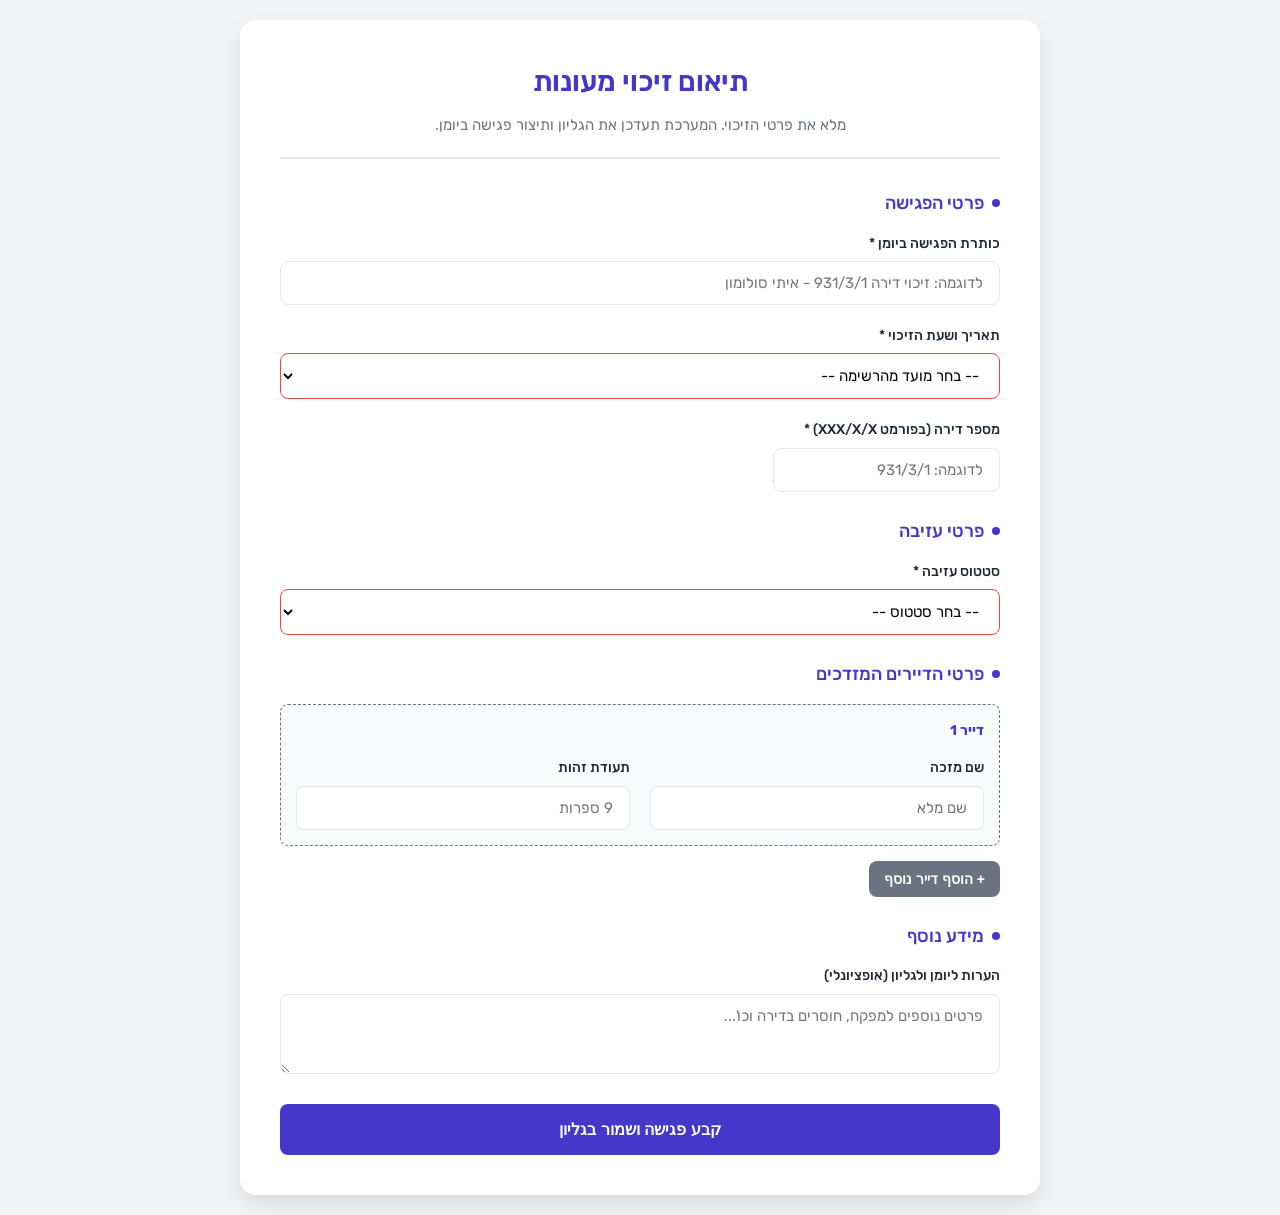
<file: index.html>
<!DOCTYPE html>
<html lang="he" dir="rtl">
<head>
    <meta charset="UTF-8">
    <meta name="viewport" content="width=device-width, initial-scale=1.0">
    <title>מערכת לתיאום זיכוי מעונות</title>
    <link href="https://fonts.googleapis.com/css2?family=Rubik:wght@300;400;500;600&display=swap" rel="stylesheet">
    <link rel="stylesheet" href="style.css">
</head>
<body>

    <div class="container">
        <div class="header">
            <h1>תיאום זיכוי מעונות</h1>
            <p>מלא את פרטי הזיכוי. המערכת תעדכן את הגליון ותיצור פגישה ביומן.</p>
        </div>

        <form id="creditForm">
            <div class="form-section-title">פרטי הפגישה</div>
            <div class="form-grid">
                <div class="form-group full-width">
                    <label for="taskName">כותרת הפגישה ביומן *</label>
                    <input type="text" id="taskName" name="taskName" placeholder="לדוגמה: זיכוי דירה 931/3/1 - איתי סולומון" required>
                </div>
                
                <div class="form-group full-width">
                    <label for="dateTime">תאריך ושעת הזיכוי *</label>
                    <select id="dateTime" name="dateTime" required>
                        <option value="">-- בחר מועד מהרשימה --</option>
                        </select>
                </div>

                <div class="form-group">
                    <label for="apartment">מספר דירה (בפורמט XXX/X/X) *</label>
                    <input type="text" id="apartment" name="apartment" placeholder="לדוגמה: 931/3/1" pattern="^[0-9]{3,4}/[0-9]{1,2}/[0-9]{1,2}$" title="חובה להזין בפורמט המדויק. לדוגמה: 931/3/1" required>
                </div>
            </div>
            
            <div class="form-section-title">פרטי עזיבה</div>
            <div class="form-grid">
                <div class="form-group">
                    <label for="leaveStatus">סטטוס עזיבה *</label>
                    <select id="leaveStatus" name="leaveStatus" required>
                        <option value="">-- בחר סטטוס --</option>
                        <option value="עוזב">עוזב</option>
                        <option value="עובר בתוך קנדה">עובר בתוך קנדה</option>
                        <option value="עובר למעון אחר">עובר למעון אחר</option>
                    </select>
                </div>
                <div class="form-group full-width" id="otherDormContainer" style="display: none;">
                    <label for="otherDorm">לאיזה מעון? *</label>
                    <input type="text" id="otherDorm" name="otherDorm" placeholder="ציין את שם המעון">
                </div>
            </div>

            <div class="form-section-title">פרטי הדיירים המזדכים</div>
            
            <div id="tenants-wrapper">
                <div class="tenant-row" id="tenant-row-1">
                    <div class="tenant-label">דייר 1</div>
                    <div class="form-group">
                        <label for="name1">שם מזכה</label>
                        <input type="text" id="name1" name="name1" placeholder="שם מלא">
                    </div>
                    <div class="form-group">
                        <label for="id1">תעודת זהות</label>
                        <input type="text" id="id1" name="id1" placeholder="9 ספרות" pattern="\d{9}" title="חייב להכיל 9 ספרות בדיוק">
                    </div>
                </div>
                <div class="tenant-row" id="tenant-row-2">
                    <div class="tenant-label">דייר 2</div>
                    <div class="form-group">
                        <label for="name2">שם מזכה</label>
                        <input type="text" id="name2" name="name2">
                    </div>
                    <div class="form-group">
                        <label for="id2">תעודת זהות</label>
                        <input type="text" id="id2" name="id2" pattern="\d{9}">
                    </div>
                </div>
                <div class="tenant-row" id="tenant-row-3">
                    <div class="tenant-label">דייר 3</div>
                    <div class="form-group">
                        <label for="name3">שם מזכה</label>
                        <input type="text" id="name3" name="name3">
                    </div>
                    <div class="form-group">
                        <label for="id3">תעודת זהות</label>
                        <input type="text" id="id3" name="id3" pattern="\d{9}">
                    </div>
                </div>
                <div class="tenant-row" id="tenant-row-4">
                    <div class="tenant-label">דייר 4</div>
                    <div class="form-group">
                        <label for="name4">שם מזכה</label>
                        <input type="text" id="name4" name="name4">
                    </div>
                    <div class="form-group">
                        <label for="id4">תעודת זהות</label>
                        <input type="text" id="id4" name="id4" pattern="\d{9}">
                    </div>
                </div>
                <div class="tenant-row" id="tenant-row-5">
                    <div class="tenant-label">דייר 5</div>
                    <div class="form-group">
                        <label for="name5">שם מזכה</label>
                        <input type="text" id="name5" name="name5">
                    </div>
                    <div class="form-group">
                        <label for="id5">תעודת זהות</label>
                        <input type="text" id="id5" name="id5" pattern="\d{9}">
                    </div>
                </div>
                <div class="tenant-row" id="tenant-row-6">
                    <div class="tenant-label">דייר 6</div>
                    <div class="form-group">
                        <label for="name6">שם מזכה</label>
                        <input type="text" id="name6" name="name6">
                    </div>
                    <div class="form-group">
                        <label for="id6">תעודת זהות</label>
                        <input type="text" id="id6" name="id6" pattern="\d{9}">
                    </div>
                </div>
            </div>
            
            <button type="button" id="addTenantBtn" class="add-btn">+ הוסף דייר נוסף</button>

            <div class="form-section-title">מידע נוסף</div>
            <div class="form-grid">
                <div class="form-group full-width">
                    <label for="notes">הערות ליומן ולגליון (אופציונלי)</label>
                    <textarea id="notes" name="notes" placeholder="פרטים נוספים למפקח, חוסרים בדירה וכו'..."></textarea>
                </div>
            </div>

            <button type="submit" id="submitBtn" class="submit-btn">
                <span>קבע פגישה ושמור בגליון</span>
                <div class="spinner" id="spinner"></div>
            </button>
        </form>

        <div class="success-message" id="successMsg">
            הפגישה נקבעה בהצלחה! היומן והגליון עודכנו. 🎉
        </div>
    </div>

    <script src="script.js" defer></script>
</body>
</html>
</file>
<file: style.css>
:root {
    /* משתני צבע למצב בהיר */
    --primary-color: #4338ca;
    --primary-hover: #3730a3;
    --bg-color: #f3f4f6;
    --card-bg: #ffffff;
    --text-main: #1f2937;
    --text-muted: #6b7280;
    --border-color: #e5e7eb;
    --success-color: #10b981;
    --tenant-bg: #f8fafc;
}

/* תמיכה אוטומטית ב-Dark Mode */
@media (prefers-color-scheme: dark) {
    :root {
        --primary-color: #6366f1;
        --primary-hover: #4f46e5;
        --bg-color: #111827;
        --card-bg: #1f2937;
        --text-main: #f9fafb;
        --text-muted: #9ca3af;
        --border-color: #374151;
        --tenant-bg: #374151;
    }
    
    input, select, textarea {
        background-color: #1f2937 !important;
        color: var(--text-main) !important;
        border-color: var(--border-color) !important;
    }
}

* {
    box-sizing: border-box;
    margin: 0;
    padding: 0;
}

body {
    font-family: 'Rubik', sans-serif;
    background-color: var(--bg-color);
    color: var(--text-main);
    line-height: 1.6;
    display: flex;
    justify-content: center;
    align-items: center;
    min-height: 100vh;
    padding: 20px;
}

.container {
    background-color: var(--card-bg);
    width: 100%;
    max-width: 800px;
    border-radius: 16px;
    box-shadow: 0 10px 25px rgba(0, 0, 0, 0.1);
    padding: 40px;
}

.header {
    text-align: center;
    margin-bottom: 30px;
    border-bottom: 2px solid var(--border-color);
    padding-bottom: 20px;
}

.header h1 {
    color: var(--primary-color);
    font-size: 28px;
    font-weight: 600;
    margin-bottom: 8px;
}

.header p {
    color: var(--text-muted);
    font-size: 15px;
}

.form-section-title {
    font-size: 18px;
    font-weight: 500;
    margin-bottom: 15px;
    color: var(--primary-color);
    display: flex;
    align-items: center;
    gap: 8px;
    margin-top: 25px;
}

.form-section-title::before {
    content: "";
    display: block;
    width: 8px;
    height: 8px;
    background-color: var(--primary-color);
    border-radius: 50%;
}

.form-grid {
    display: grid;
    grid-template-columns: repeat(auto-fit, minmax(200px, 1fr));
    gap: 20px;
    margin-bottom: 10px;
}

.tenant-row {
    display: grid;
    grid-template-columns: 1fr 1fr;
    gap: 20px;
    background-color: var(--tenant-bg);
    padding: 15px;
    border-radius: 8px;
    border: 1px dashed var(--text-muted);
    margin-bottom: 15px;
}

/* הסתרת דיירים 2-6 כברירת מחדל */
#tenant-row-2, #tenant-row-3, #tenant-row-4, #tenant-row-5, #tenant-row-6 {
    display: none;
}

.form-group {
    display: flex;
    flex-direction: column;
    gap: 6px;
}

.form-group.full-width {
    grid-column: 1 / -1;
}

label {
    font-size: 14px;
    font-weight: 500;
}

input, select, textarea {
    width: 100%;
    padding: 12px 16px;
    border: 1px solid var(--border-color);
    border-radius: 8px;
    font-family: inherit;
    font-size: 15px;
    transition: all 0.2s ease;
    background-color: #ffffff;
}

input:focus, select:focus, textarea:focus {
    outline: none;
    border-color: var(--primary-color);
    box-shadow: 0 0 0 3px rgba(99, 102, 241, 0.1);
}

input:invalid:not(:placeholder-shown), select:invalid:not(:placeholder-shown) {
    border-color: #ef4444;
}

textarea {
    resize: vertical;
    min-height: 80px;
}

.submit-btn, .add-btn {
    background-color: var(--primary-color);
    color: white;
    border: none;
    border-radius: 8px;
    font-weight: 600;
    cursor: pointer;
    transition: background-color 0.2s;
    display: flex;
    justify-content: center;
    align-items: center;
    gap: 10px;
}

.submit-btn {
    padding: 16px 24px;
    font-size: 16px;
    width: 100%;
    margin-top: 30px;
}

.add-btn {
    padding: 10px 15px;
    font-size: 14px;
    margin-bottom: 20px;
    background-color: var(--text-muted);
}

.add-btn:hover { background-color: var(--text-main); }
.submit-btn:hover { background-color: var(--primary-hover); }

.submit-btn:disabled {
    background-color: var(--text-muted);
    cursor: not-allowed;
}

.spinner {
    display: none;
    width: 20px;
    height: 20px;
    border: 3px solid rgba(255,255,255,0.3);
    border-radius: 50%;
    border-top-color: #fff;
    animation: spin 1s ease-in-out infinite;
}

@keyframes spin {
    to { transform: rotate(360deg); }
}

.success-message {
    display: none;
    background-color: rgba(16, 185, 129, 0.1);
    color: var(--success-color);
    border: 1px solid var(--success-color);
    padding: 20px;
    border-radius: 8px;
    text-align: center;
    margin-top: 20px;
    font-weight: 500;
}

.success-message.active {
    display: block;
}

.tenant-label {
    grid-column: 1 / -1;
    font-size: 14px;
    font-weight: bold;
    color: var(--primary-color);
    margin-bottom: -5px;
}
</file>
